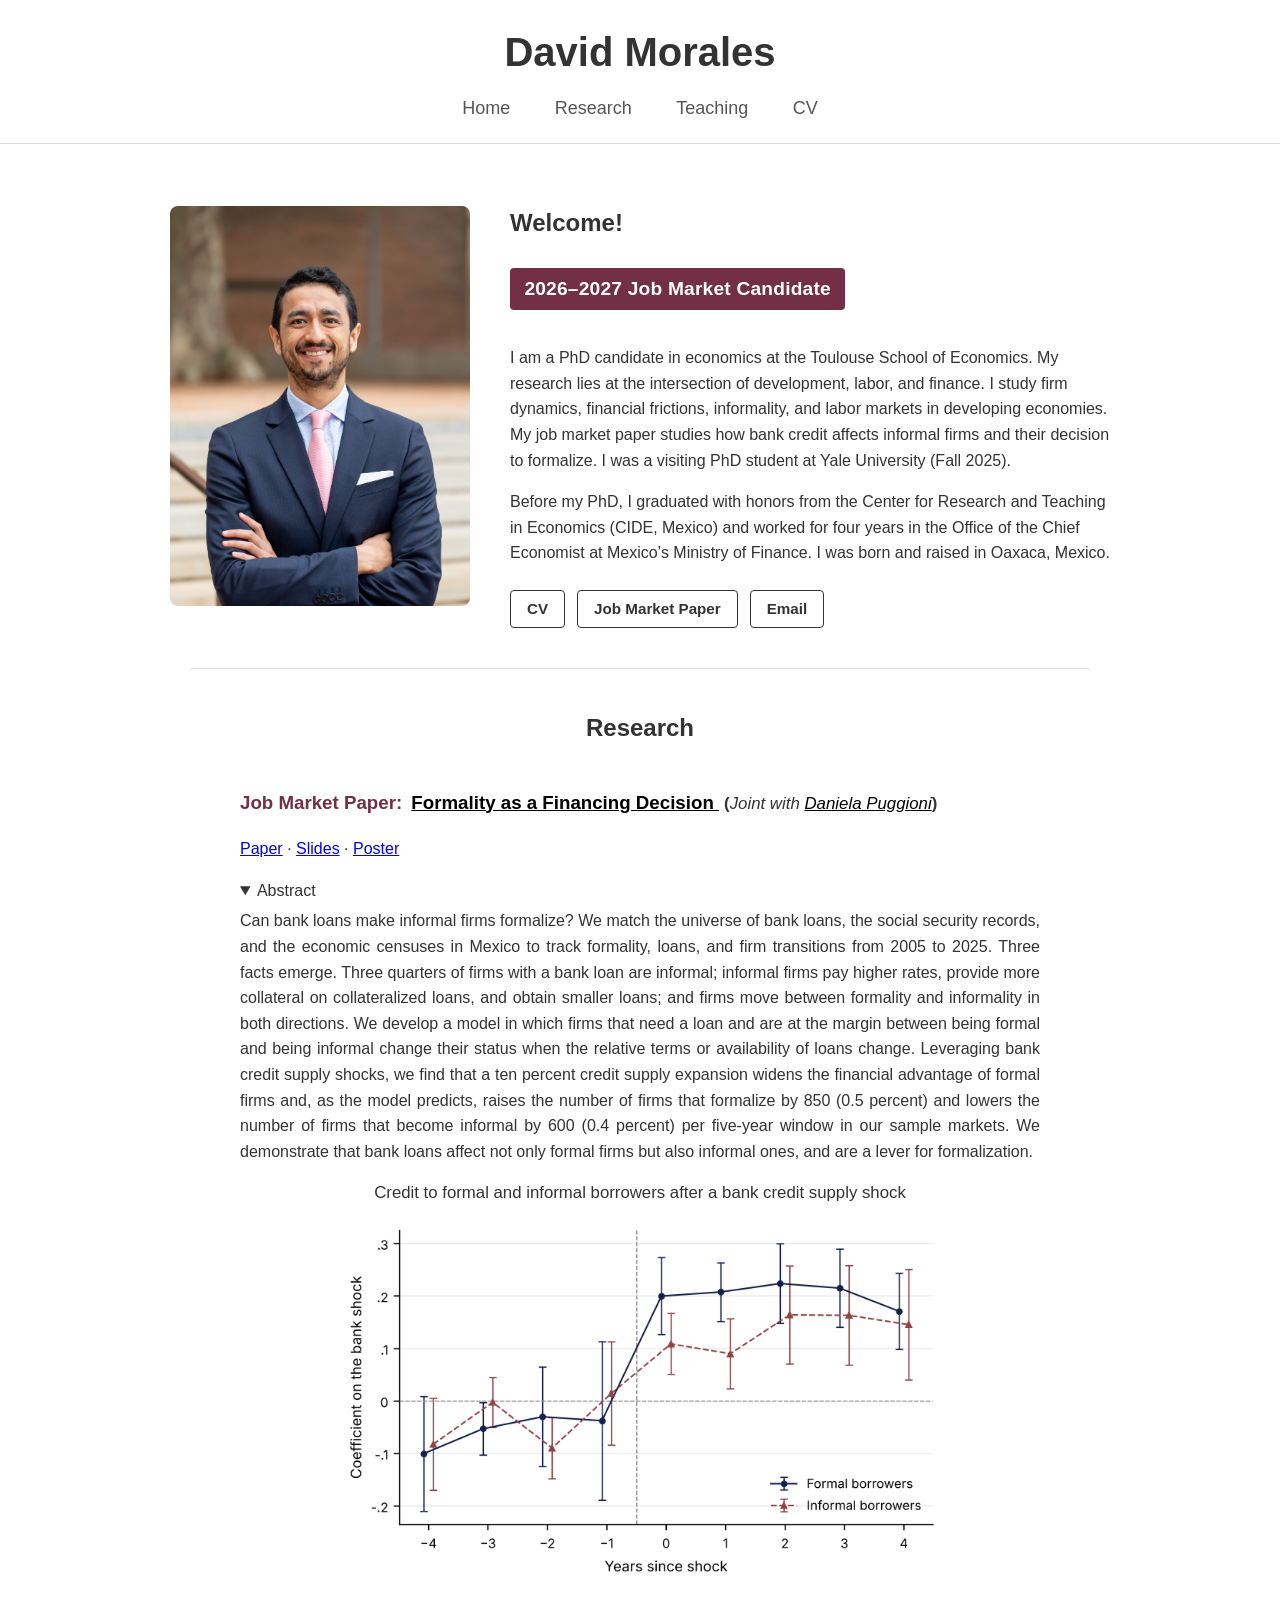
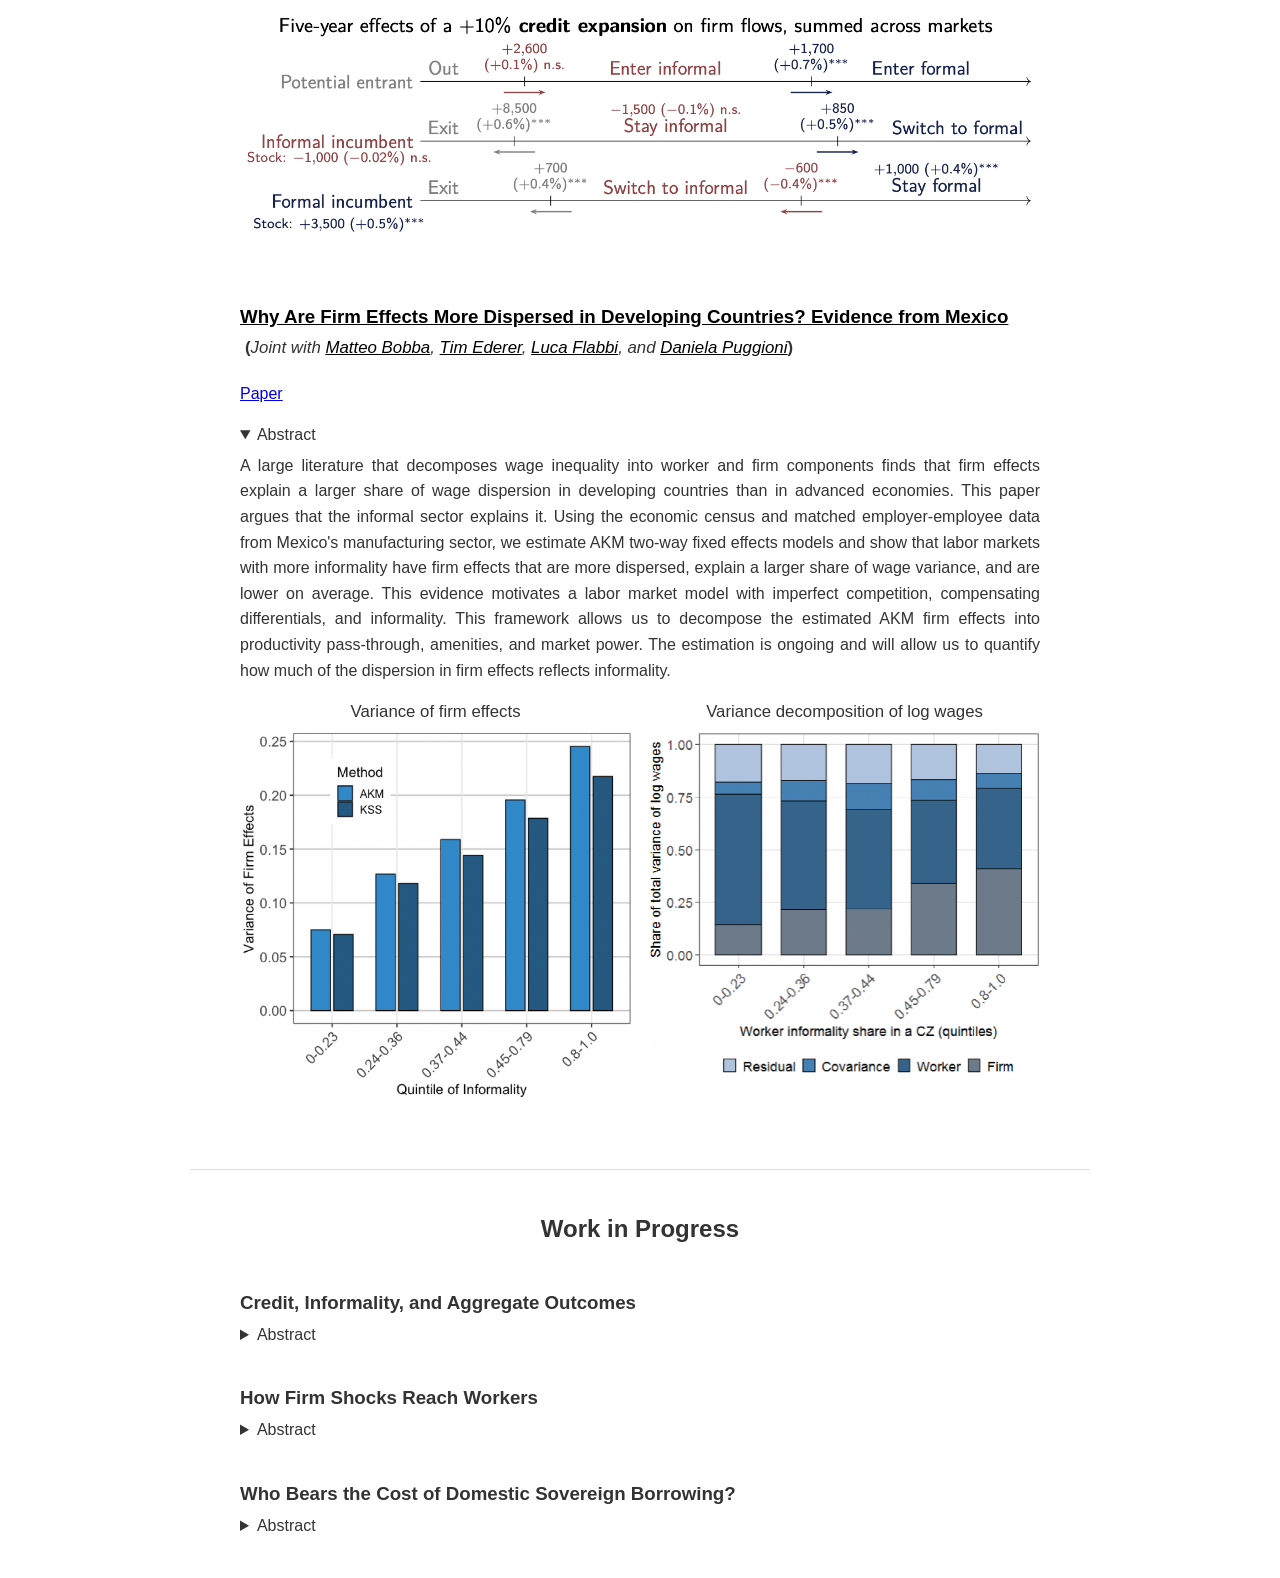
<file: index.html>
<!DOCTYPE html>
<html lang="en">
<script type="application/ld+json">
{
  "@context": "https://schema.org",
  "@type": "Person",
  "name": "David Morales",
  "jobTitle": "PhD Candidate in Economics",
  "affiliation": {
    "@type": "Organization",
    "name": "Toulouse School of Economics",
    "url": "https://www.tse-fr.eu"
  },
  "url": "https://davidsmorales.github.io",
  "image": "https://davidsmorales.github.io/images/david-morales-job-market-2026.jpg",
  "sameAs": [
    "https://www.tse-fr.eu/people/david-morales-ruiz",
    "https://fr.linkedin.com/in/david-morales-dfmr"
  ]
}
</script>
<head>
  <meta charset="UTF-8">
  <meta name="viewport" content="width=device-width, initial-scale=1.0">
  <meta name="description" content="David Morales — PhD candidate in economics at Toulouse School of Economics. Research on firm dynamics, financial frictions, informality, and labor markets in developing economies.">
  <meta name="author" content="David Morales">
  <meta name="keywords" content="David Morales, Toulouse School of Economics, TSE, economics, PhD, firm dynamics, informality, financial frictions, labor markets, Mexico, job market">
  <meta name="google-site-verification" content="SzQrIPJJ5NCn2jt3jFvt6A9iZfOy9nmBdb0YfWmGrb0" />
  
  <!-- Open Graph (for previews when shared on Twitter/LinkedIn) -->
  <meta property="og:title" content="David Morales — Economics, Toulouse School of Economics">
  <meta property="og:description" content="PhD candidate in economics at TSE. Research on firm dynamics, financial frictions, and informality in developing economies.">
  <meta property="og:image" content="https://davidsmorales.github.io/images/david-morales-job-market-2026.jpg">
  <meta property="og:url" content="https://davidsmorales.github.io">
  <meta property="og:type" content="profile">
  <title>David Morales — Economics, Toulouse School of Economics</title>
  <link rel="stylesheet" href="style.css?v=4">
</head>
<script data-goatcounter="https://davidsmorales.goatcounter.com/count"
        async src="//gc.zgo.at/count.js"></script>
<body>
  <header>
    <h1>David Morales</h1>
    <nav>
      <a href="index.html">Home</a>
      <a href="research.html">Research</a>
      <a href="teaching.html">Teaching</a>
      <a href="files/CVDavidMorales.pdf" target="_blank">CV</a>
    </nav>
  </header>

  <section class="intro">
    <img src="images/david-morales-job-market-2026.jpg" alt="David Morales" class="profile-pic">
    <div>
        <h2>Welcome!</h2>
        <p class="job-market-notice">
            2026–2027 Job Market Candidate
        </p>
        <p>
            I am a PhD candidate in economics at the Toulouse School of Economics. My research lies at the intersection of development, labor, and finance. I study firm dynamics, financial frictions, informality, and labor markets in developing economies. My job market paper studies how bank credit affects informal firms and their decision to formalize. I was a visiting PhD student at Yale University (Fall 2025).        </p>
        <p>
            Before my PhD, I graduated with honors from the Center for Research and Teaching in Economics (CIDE, Mexico) and worked for four years in the Office of the Chief Economist at Mexico’s Ministry of Finance. I was born and raised in Oaxaca, Mexico.        </p>
       <div class="hero-actions">
          <a href="files/CVDavidMorales.pdf"
             target="_blank"
             rel="noopener"
             class="hero-button">
              CV
          </a>
      
          <a href="files/Formality_as_a_Financing_Decision.pdf"
             target="_blank"
             rel="noopener"
             class="hero-button">
              Job Market Paper
          </a>
         
          <a href="#"
             id="reveal-email"
             class="hero-button">
              Email
          </a>
      </div>
    </div>
  </section>

  <hr style="border: 0; border-top: 1px solid #ddd; max-width: 900px; margin: 30px auto;">

  <section class="papers">
  <h1 class="research-title">Research</h1>

  <div class="paper paper-main">
    <h3>
      <span class="jmp-label">Job Market Paper:</span>
      <a href="files/Formality_as_a_Financing_Decision.pdf" target="_blank" class="paper-title">
        Formality as a Financing Decision
      </a>
      <span class="coauthors">
        (<em>Joint with <a href="https://danielapuggioni.weebly.com/" target="_blank" class="coauthor">Daniela Puggioni</a></em>)
      </span>
    </h3>
    <p>
      <a href="files/Formality_as_a_Financing_Decision.pdf" target="_blank" rel="noopener">Paper</a> &middot;
      <a href="files/Slides_Formality_as_a_Financing_Decision.pdf" target="_blank" rel="noopener">Slides</a> &middot;
      <a href="files/Poster_JMP.pdf" target="_blank" rel="noopener">Poster</a>
    </p>
    <details class="abstract" open>
      <summary>Abstract</summary>
      <p>
        Can bank loans make informal firms formalize? We match the universe of bank loans, the social security records, and the economic censuses in Mexico to track formality, loans, and firm transitions from 2005 to 2025. Three facts emerge. Three quarters of firms with a bank loan are informal; informal firms pay higher rates, provide more collateral on collateralized loans, and obtain smaller loans; and firms move between formality and informality in both directions. We develop a model in which firms that need a loan and are at the margin between being formal and being informal change their status when the relative terms or availability of loans change. Leveraging bank credit supply shocks, we find that a ten percent credit supply expansion widens the financial advantage of formal firms and, as the model predicts, raises the number of firms that formalize by 850 (0.5 percent) and lowers the number of firms that become informal by 600 (0.4 percent) per five-year window in our sample markets. We demonstrate that bank loans affect not only formal firms but also informal ones, and are a lever for formalization.
      </p>
      <div class="paper-figures">
        <figure class="narrow">
          <figcaption>Credit to formal and informal borrowers after a bank credit supply shock</figcaption>
          <img src="images/credit.png" alt="Event study: effect of the bank credit supply shock on credit to formal and informal borrowers" loading="lazy">
        </figure>
        <img src="images/transitions.png" alt="Five-year effects of a 10 percent credit expansion on firm entry, exit, and formality transitions" loading="lazy">
      </div>
    </details>
  </div>

  <div class="paper paper-main">
    <h3>
      <a href="files/Why_Are_Firm_Effects_More_Dispersed_in_Developing_Countries__Evidence_from_Mexico.pdf" target="_blank" class="paper-title">
        Why Are Firm Effects More Dispersed in Developing Countries? Evidence from Mexico
      </a>
      <span class="coauthors">
        (<em>Joint with <a href="https://matteobobba.github.io/" target="_blank" class="coauthor">Matteo Bobba</a>, <a href="https://sites.google.com/view/tim-ederer" target="_blank" class="coauthor">Tim Ederer</a>, <a href="https://sites.google.com/site/lucaflabbi/" target="_blank" class="coauthor">Luca Flabbi</a>, and <a href="https://danielapuggioni.weebly.com/" target="_blank" class="coauthor">Daniela Puggioni</a></em>)
      </span>
    </h3>
    <p>
      <a href="files/Why_Are_Firm_Effects_More_Dispersed_in_Developing_Countries__Evidence_from_Mexico.pdf" target="_blank" rel="noopener">Paper</a>
    </p>
    <details class="abstract" open>
      <summary>Abstract</summary>
      <p>
        A large literature that decomposes wage inequality into worker and firm components finds that firm effects explain a larger share of wage dispersion in developing countries than in advanced economies. This paper argues that the informal sector explains it. Using the economic census and matched employer-employee data from Mexico's manufacturing sector, we estimate AKM two-way fixed effects models and show that labor markets with more informality have firm effects that are more dispersed, explain a larger share of wage variance, and are lower on average. This evidence motivates a labor market model with imperfect competition, compensating differentials, and informality. This framework allows us to decompose the estimated AKM firm effects into productivity pass-through, amenities, and market power. The estimation is ongoing and will allow us to quantify how much of the dispersion in firm effects reflects informality.
      </p>
      <div class="paper-figures two-col">
        <figure>
          <figcaption>Variance of firm effects</figcaption>
          <img src="images/firm_fe_var.png" alt="Variance of firm effects by quintile of informality, AKM and KSS estimates" loading="lazy">
        </figure>
        <figure>
          <figcaption>Variance decomposition of log wages</figcaption>
          <img src="images/var_decomp.png" alt="Variance decomposition of log wages by worker informality share" loading="lazy">
        </figure>
      </div>
    </details>
  </div>
  </section>

  <hr style="border: 0; border-top: 1px solid #ddd; max-width: 900px; margin: 30px auto;">

  <section class="papers">
  <h1 class="research-title">Work in Progress</h1>

  <div class="paper">
    <h3 class="wip-title">Credit, Informality, and Aggregate Outcomes</h3>
    <details class="abstract">
      <summary>Abstract</summary>
      <p>
        This project extends my job market paper. First, I extend the model to a general equilibrium framework in which firms compete in the labor market. Second, I estimate it as a dynamic discrete choice problem in which firms choose between exit, formality, and informality. The estimation will allow me to evaluate counterfactual policies such as credit guarantees or financial inclusion programs and compare their effects with those of tax policy changes on formality, output, and productivity.
      </p>
    </details>
  </div>

  <div class="paper">
    <h3 class="wip-title">How Firm Shocks Reach Workers</h3>
    <details class="abstract">
      <summary>Abstract</summary>
      <p>
        This work studies the pass-through of firm shocks to wages and employment and its interaction with informality. I rely on the credit shocks as in my job market paper, but at monthly frequency, and I include only loans used for productive purposes such as capital investment, excluding all other types of loans. To analyze the effects of these shocks at the firm level, not at the market level, I match the financial shocks with a pool of more than 2.4 million companies. The estimation measures how much of the credit shock actually translates into a labor productivity shock and traces its effects on firms’ growth, capital investment, and profits. Then I estimate the effects of labor productivity changes, instrumented by the credit supply shocks, on labor and wages. Furthermore, I analyze how the pass-through differs by formality and by regional institutional settings like the minimum wage and taxes.
      </p>
    </details>
  </div>

  <div class="paper">
    <h3 class="wip-title">Who Bears the Cost of Domestic Sovereign Borrowing?</h3>
    <details class="abstract">
      <summary>Abstract</summary>
      <p>
        The share of government debt held by domestic banks has increased in emerging economies in a context of fiscal pressures such as fuel subsidies, pension systems, and state-owned enterprises’ financial back-up. It is well documented that government borrowing can crowd out financing to the private sector. This work measures the degree of crowding-out and assesses its effects across the firm size distribution and the firms’ formality status. Using banks’ holdings of government securities and the universe of bank loans to enterprises, I compare multi-bank firms connected to banks exposed to different levels of government securities. Furthermore, I explore the feedback effects of the crowding-out, where the government borrows from banks, firms face a credit drought and perform poorly, fiscal revenues fall as a consequence, and the government must borrow even more from banks.
      </p>
    </details>
  </div>
  </section>

<script>
  function makeReveal(id, address) {
    const el = document.getElementById(id);
    if (!el) return;
    el.addEventListener("click", function(event) {
      event.preventDefault();
      this.textContent = address;
      this.setAttribute("href", "mailto:" + address);
      this.style.fontWeight = "normal";
      this.style.textDecoration = "none";
    });
  }
  makeReveal("reveal-email", "david.morales@tse-fr.eu");
  makeReveal("reveal-personal-email", "david.morales.dfmr@gmail.com");
</script>


</body>
</html>
</file>
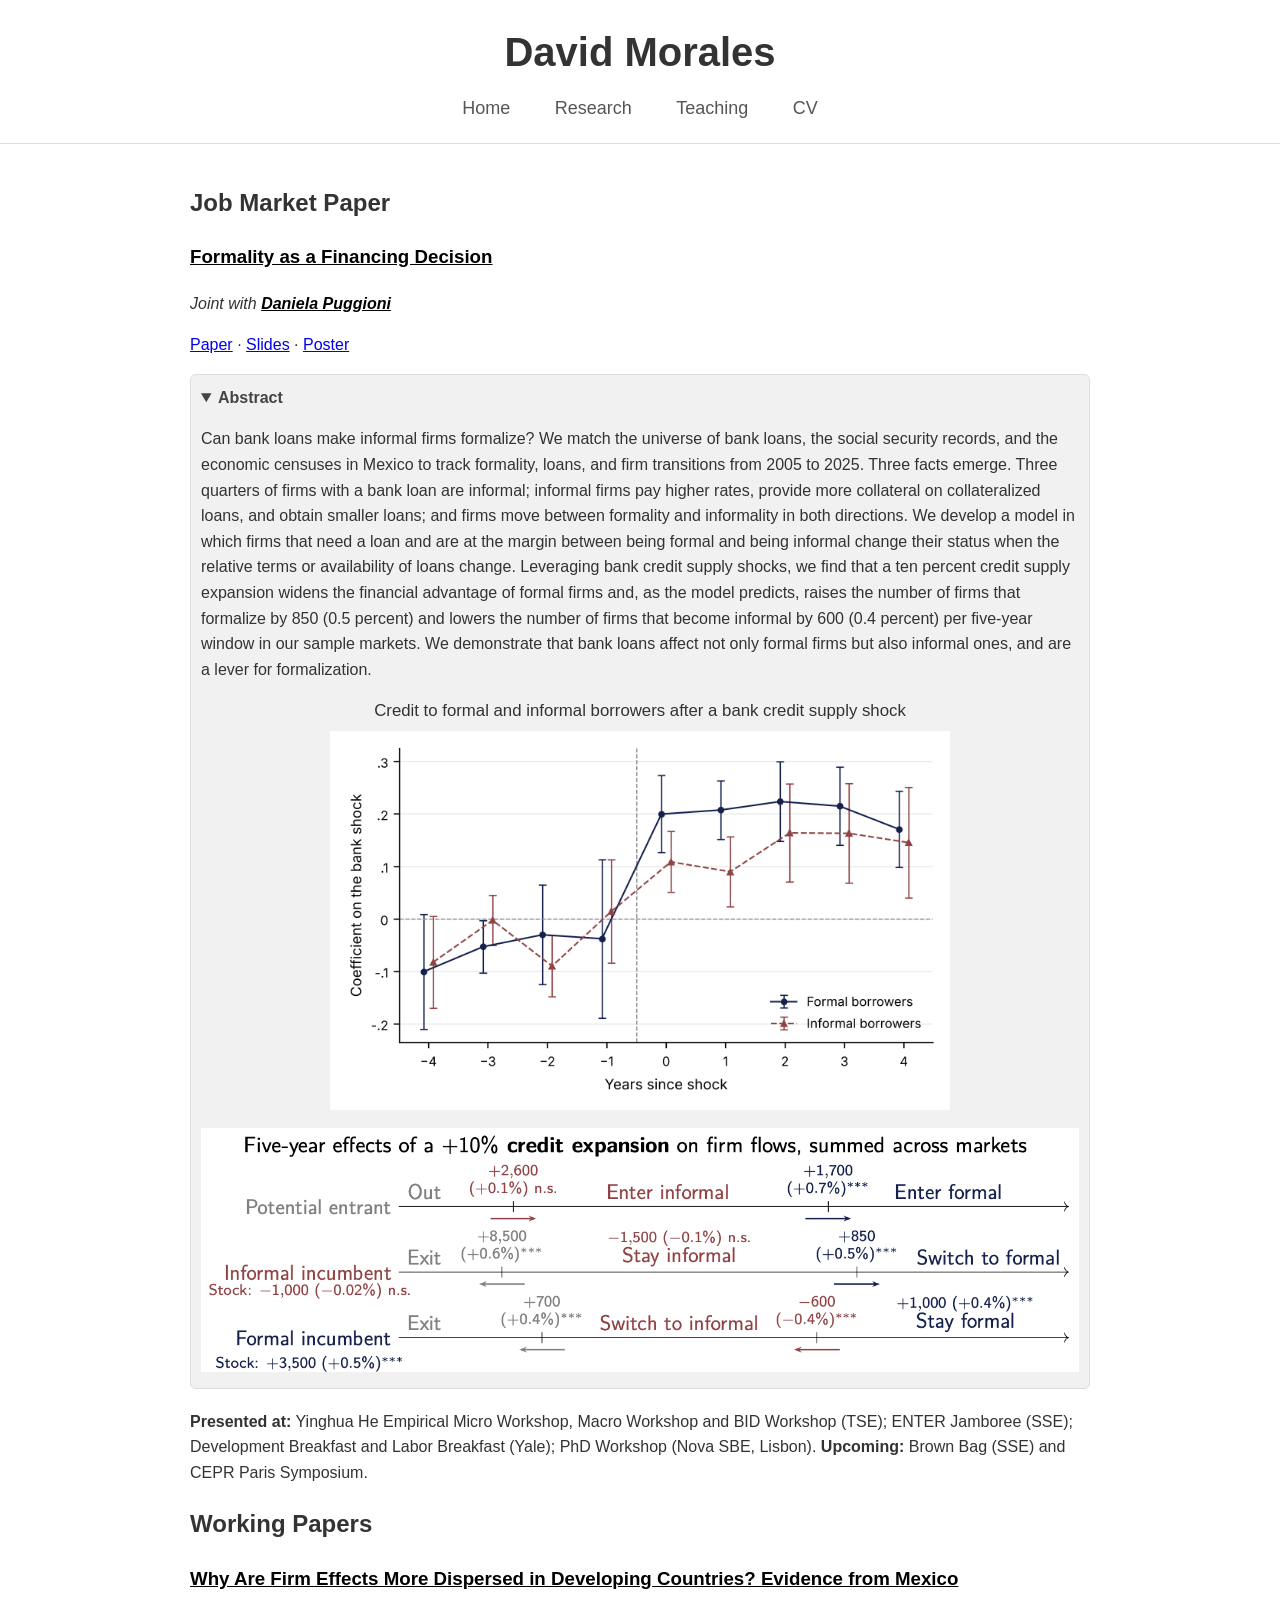
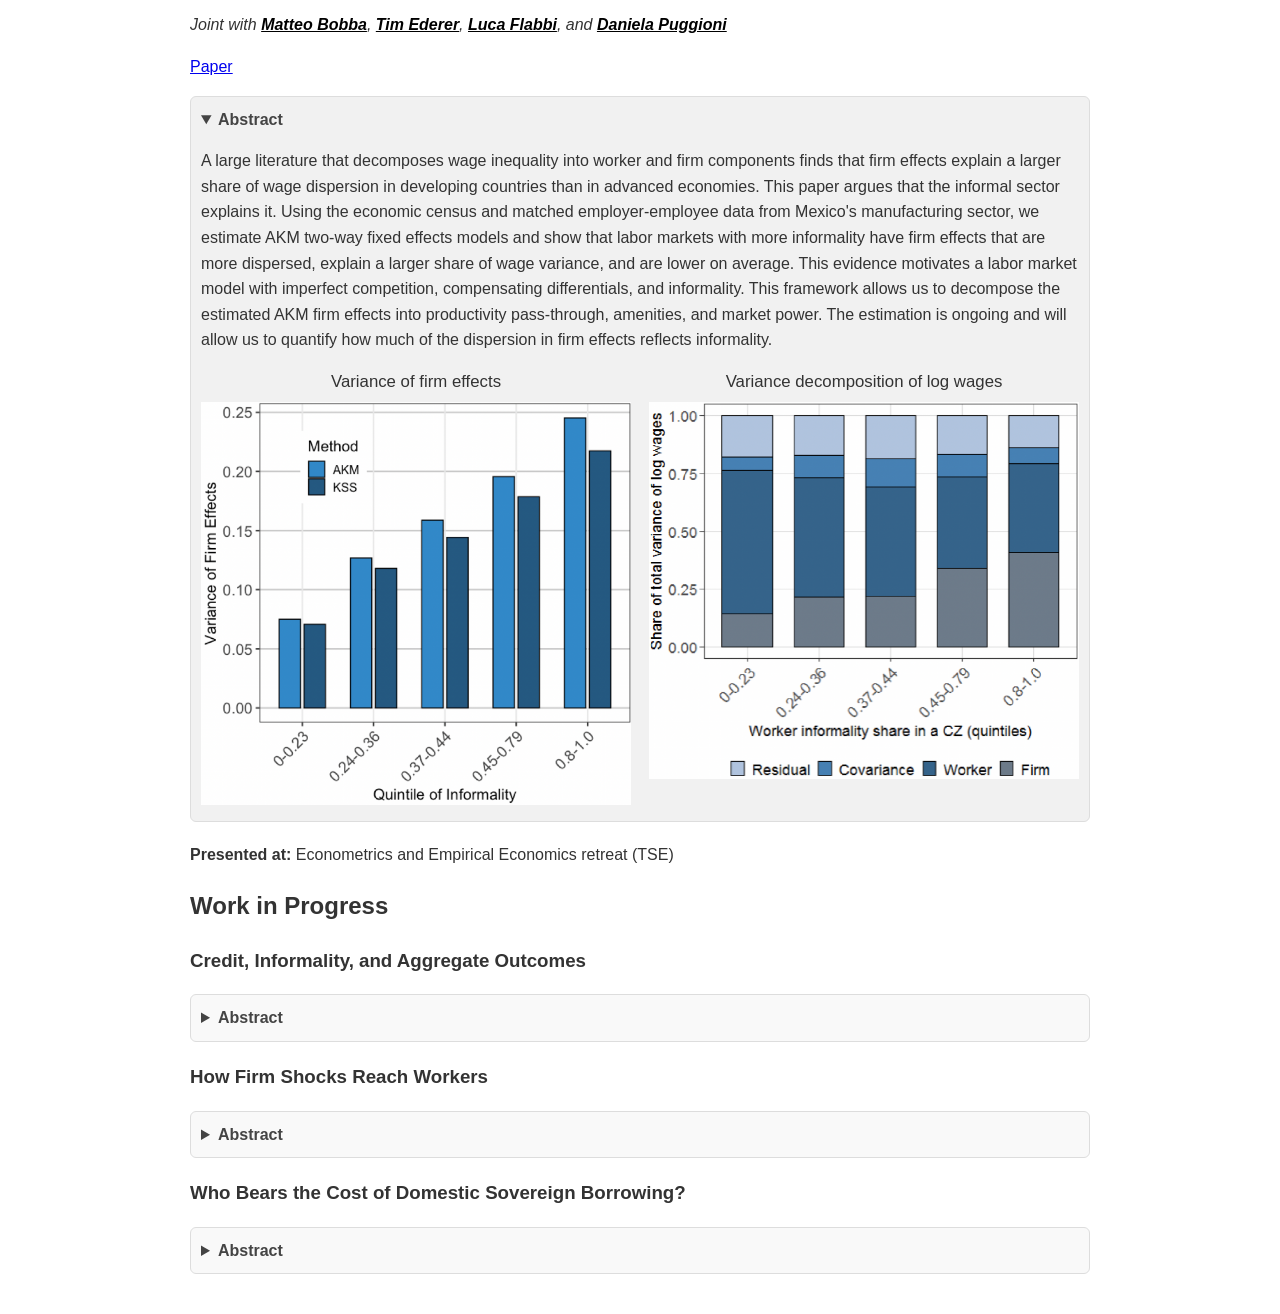
<file: research.html>
<!DOCTYPE html>
<html lang="en">
<head>
  <meta charset="UTF-8">
  <meta name="viewport" content="width=device-width, initial-scale=1.0">
  <title>Research - David Morales</title>
  <link rel="stylesheet" href="style.css?v=4">
  <style>
    .content {
      max-width: 900px;
      margin: 0 auto;
      padding: 20px;
    }
    details {
      margin: 10px 0 20px 0;
      padding: 10px;
      border: 1px solid #ddd;
      border-radius: 6px;
      background: #f9f9f9;
    }
    details summary {
      cursor: pointer;
      font-weight: bold;
      color: #444;
    }
    details[open] {
      background: #f1f1f1;
    }
  </style>
</head>
<script data-goatcounter="https://davidsmorales.goatcounter.com/count"
        async src="//gc.zgo.at/count.js"></script>
<body>
  <header>
    <h1>David Morales</h1>
    <nav>
      <a href="index.html">Home</a>
      <a href="research.html">Research</a>
      <a href="teaching.html">Teaching</a>
      <a href="files/CVDavidMorales.pdf" target="_blank">CV</a>
    </nav>
  </header>

  <section class="content">
    <h2>Job Market Paper</h2>

    <h3><a href="files/Formality_as_a_Financing_Decision.pdf" target="_blank" class="paper-title">
        Formality as a Financing Decision
      </a></h3>
    <p><em>Joint with <a href="https://danielapuggioni.weebly.com/" target="_blank" class="coauthor">Daniela Puggioni</a></em></p>
    <p>
      <a href="files/Formality_as_a_Financing_Decision.pdf" target="_blank" rel="noopener">Paper</a> &middot;
      <a href="files/Slides_Formality_as_a_Financing_Decision.pdf" target="_blank" rel="noopener">Slides</a> &middot;
      <a href="files/Poster_JMP.pdf" target="_blank" rel="noopener">Poster</a>
    </p>    
    <details open>
      <summary>Abstract</summary>
      <p>
        Can bank loans make informal firms formalize? We match the universe of bank loans, the social security records, and the economic censuses in Mexico to track formality, loans, and firm transitions from 2005 to 2025. Three facts emerge. Three quarters of firms with a bank loan are informal; informal firms pay higher rates, provide more collateral on collateralized loans, and obtain smaller loans; and firms move between formality and informality in both directions. We develop a model in which firms that need a loan and are at the margin between being formal and being informal change their status when the relative terms or availability of loans change. Leveraging bank credit supply shocks, we find that a ten percent credit supply expansion widens the financial advantage of formal firms and, as the model predicts, raises the number of firms that formalize by 850 (0.5 percent) and lowers the number of firms that become informal by 600 (0.4 percent) per five-year window in our sample markets. We demonstrate that bank loans affect not only formal firms but also informal ones, and are a lever for formalization.
      </p>
      <div class="paper-figures">
        <figure class="narrow">
          <figcaption>Credit to formal and informal borrowers after a bank credit supply shock</figcaption>
          <img src="images/credit.png" alt="Event study: effect of the bank credit supply shock on credit to formal and informal borrowers" loading="lazy">
        </figure>
        <img src="images/transitions.png" alt="Five-year effects of a 10 percent credit expansion on firm entry, exit, and formality transitions" loading="lazy">
      </div>
    </details>
    <p><b>Presented at:</b> Yinghua He Empirical Micro Workshop, Macro Workshop and BID Workshop (TSE); ENTER Jamboree (SSE); Development Breakfast and Labor Breakfast (Yale); PhD Workshop (Nova SBE, Lisbon). <b>Upcoming:</b> Brown Bag (SSE) and CEPR Paris Symposium.</p>
    <h2>Working Papers</h2>

    <h3><a href="files/Why_Are_Firm_Effects_More_Dispersed_in_Developing_Countries__Evidence_from_Mexico.pdf" target="_blank" class="paper-title">
        Why Are Firm Effects More Dispersed in Developing Countries? Evidence from Mexico
      </a></h3>
    <p><em>Joint with <a href="https://matteobobba.github.io/" target="_blank" class="coauthor">Matteo Bobba</a>, <a href="https://sites.google.com/view/tim-ederer" target="_blank" class="coauthor">Tim Ederer</a>, <a href="https://sites.google.com/site/lucaflabbi/" target="_blank" class="coauthor">Luca Flabbi</a>, and <a href="https://danielapuggioni.weebly.com/" target="_blank" class="coauthor">Daniela Puggioni</a></em></p>
    <p>
      <a href="files/Why_Are_Firm_Effects_More_Dispersed_in_Developing_Countries__Evidence_from_Mexico.pdf" target="_blank" rel="noopener">Paper</a>
    </p>
    <details open>
      <summary>Abstract</summary>
      <p>
        A large literature that decomposes wage inequality into worker and firm components finds that firm effects explain a larger share of wage dispersion in developing countries than in advanced economies. This paper argues that the informal sector explains it. Using the economic census and matched employer-employee data from Mexico's manufacturing sector, we estimate AKM two-way fixed effects models and show that labor markets with more informality have firm effects that are more dispersed, explain a larger share of wage variance, and are lower on average. This evidence motivates a labor market model with imperfect competition, compensating differentials, and informality. This framework allows us to decompose the estimated AKM firm effects into productivity pass-through, amenities, and market power. The estimation is ongoing and will allow us to quantify how much of the dispersion in firm effects reflects informality.
      </p>
      <div class="paper-figures two-col">
        <figure>
          <figcaption>Variance of firm effects</figcaption>
          <img src="images/firm_fe_var.png" alt="Variance of firm effects by quintile of informality, AKM and KSS estimates" loading="lazy">
        </figure>
        <figure>
          <figcaption>Variance decomposition of log wages</figcaption>
          <img src="images/var_decomp.png" alt="Variance decomposition of log wages by worker informality share" loading="lazy">
        </figure>
      </div>
    </details>
    <p><b>Presented at:</b> Econometrics and Empirical Economics retreat (TSE) </p>

    <h2>Work in Progress</h2>

    <h3>Credit, Informality, and Aggregate Outcomes</h3>
    <details>
      <summary>Abstract</summary>
      <p>
        This project extends my job market paper. First, I extend the model to a general equilibrium framework in which firms compete in the labor market. Second, I estimate it as a dynamic discrete choice problem in which firms choose between exit, formality, and informality. The estimation will allow me to evaluate counterfactual policies such as credit guarantees or financial inclusion programs and compare their effects with those of tax policy changes on formality, output, and productivity.
      </p>
    </details>

    <h3>How Firm Shocks Reach Workers</h3>
    <details>
      <summary>Abstract</summary>
      <p>
        This work studies the pass-through of firm shocks to wages and employment and its interaction with informality. I rely on the credit shocks as in my job market paper, but at monthly frequency, and I include only loans used for productive purposes such as capital investment, excluding all other types of loans. To analyze the effects of these shocks at the firm level, not at the market level, I match the financial shocks with a pool of more than 2.4 million companies. The estimation measures how much of the credit shock actually translates into a labor productivity shock and traces its effects on firms’ growth, capital investment, and profits. Then I estimate the effects of labor productivity changes, instrumented by the credit supply shocks, on labor and wages. Furthermore, I analyze how the pass-through differs by formality and by regional institutional settings like the minimum wage and taxes.
      </p>
    </details>

    <h3>Who Bears the Cost of Domestic Sovereign Borrowing?</h3>
    <details>
      <summary>Abstract</summary>
      <p>
        The share of government debt held by domestic banks has increased in emerging economies in a context of fiscal pressures such as fuel subsidies, pension systems, and state-owned enterprises’ financial back-up. It is well documented that government borrowing can crowd out financing to the private sector. This work measures the degree of crowding-out and assesses its effects across the firm size distribution and the firms’ formality status. Using banks’ holdings of government securities and the universe of bank loans to enterprises, I compare multi-bank firms connected to banks exposed to different levels of government securities. Furthermore, I explore the feedback effects of the crowding-out, where the government borrows from banks, firms face a credit drought and perform poorly, fiscal revenues fall as a consequence, and the government must borrow even more from banks.
      </p>
    </details>

  </section>
</body>
</html>
</file>
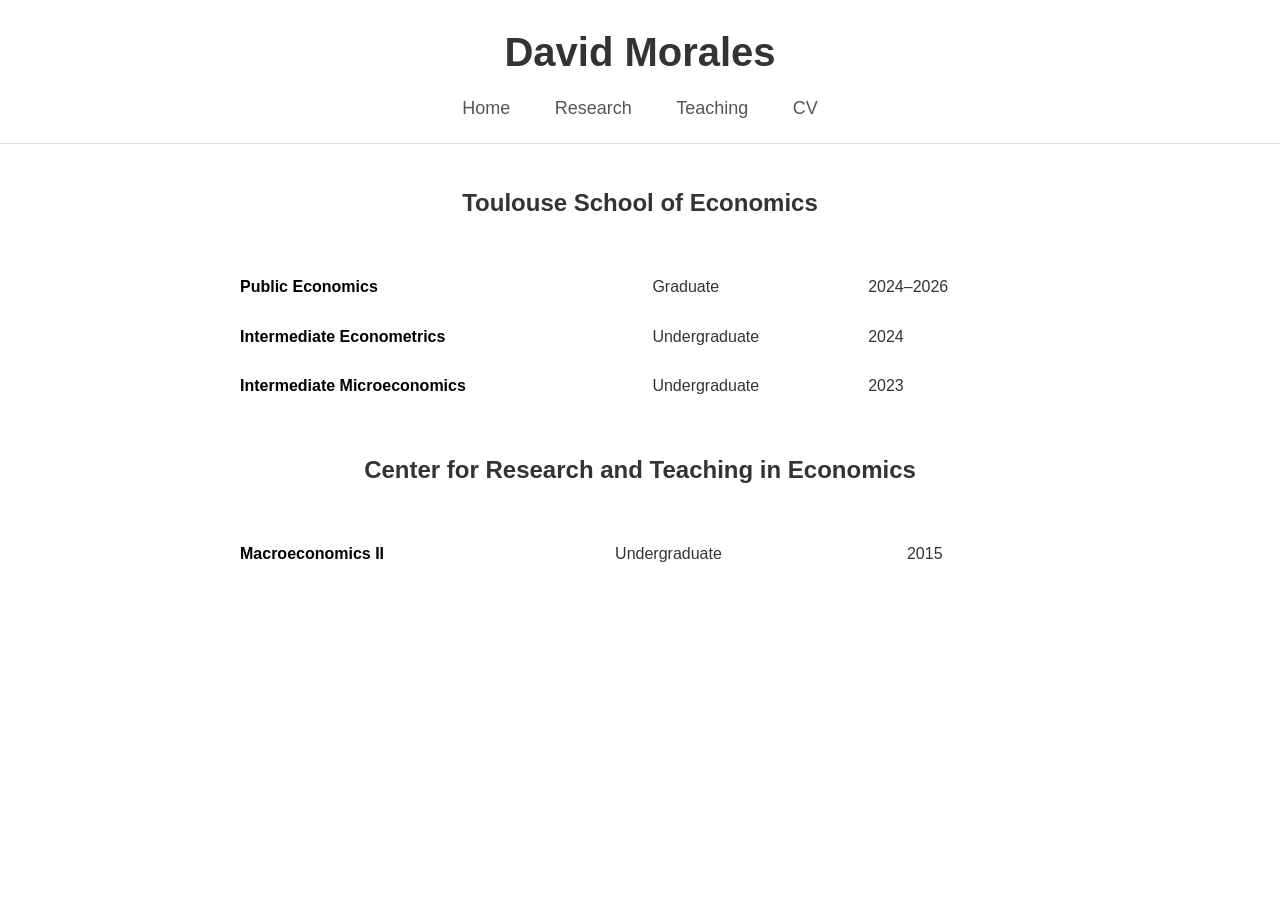
<file: teaching.html>
<!DOCTYPE html>
<html lang="en">
<head>
  <meta charset="UTF-8">
  <meta name="viewport" content="width=device-width, initial-scale=1.0">
  <title>David Morales — Teaching</title>
  <link rel="stylesheet" href="style.css">
</head>
<script data-goatcounter="https://davidsmorales.goatcounter.com/count"
        async src="//gc.zgo.at/count.js"></script>
<body>
  <header>
    <h1>David Morales</h1>
    <nav>
      <a href="index.html">Home</a>
      <a href="research.html">Research</a>
      <a href="teaching.html">Teaching</a>
      <a href="files/CVDavidMorales.pdf" target="_blank">CV</a>
    </nav>
  </header>

  <section class="teaching">
    <h1 class="research-title">Toulouse School of Economics</h1>

    <table class="teaching-table">
      <tr>
        <td class="course">Public Economics</td>
        <td class="level">Graduate</td>
        <td class="years">2024–2026</td>
      </tr>
      <tr>
        <td class="course">Intermediate Econometrics</td>
        <td class="level">Undergraduate</td>
        <td class="years">2024</td>
      </tr>
      <tr>
        <td class="course">Intermediate Microeconomics</td>
        <td class="level">Undergraduate</td>
        <td class="years">2023</td>
      </tr>
    </table>

    <h1 class="research-title">Center for Research and Teaching in Economics</h1>
    
    <table class="teaching-table">  
      <tr>
        <td class="course">Macroeconomics II</td>
        <td class="level">Undergraduate</td>
        <td class="years">2015</td>
      </tr>
    </table>
  </section>
</body>
</html>
</file>
<file: style.css>
body {
  font-family: Arial, sans-serif;
  margin: 0;
  padding: 0;
  line-height: 1.6;
  color: #333;
}

header {
  text-align: center;
  padding: 20px 0;
  border-bottom: 1px solid #ddd;
}

header h1 {
  margin: 0;
  font-size: 2.5em;
}

nav {
  margin-top: 10px;
}

nav a {
  margin: 0 20px;
  text-decoration: none;
  font-size: 18px;
  color: #555;
}

nav a:hover {
  color: #000;
}

.intro {
  display: flex;
  justify-content: center;
  align-items: center;
  margin: 40px;
}

.intro img {
  max-width: 350px;
  border-radius: 8px;
  margin-right: 40px;
}

.intro div {
  max-width: 600px;
}

.papers {
  max-width: 800px;
  margin: 0 auto 40px;
  padding: 0 20px;
}

.papers h2 {
  margin-top: 40px;
  border-bottom: 1px solid #ddd;
  padding-bottom: 10px;
}

h1.research-title {
  text-align: center;
  font-size: 1.5em;
  font-weight: bold;
  margin-top: 40px;
  margin-bottom: 40px;
}

.contact-info {
  background: none;
  padding: 0;
  margin: 20px 0;
  font-size: 1rem;
  color: #333;
}

.contact-info a {
  font-weight: bold !important;       
  text-decoration: underline !important; 
  color: inherit !important;          
  cursor: pointer;
}

h3 small {
  font-weight: normal;
  font-size: 0.9em; /* slightly smaller */
}

.paper-title {
  font-weight: bold;
  text-decoration: underline !important;
  color: black !important; /* force black */
}

.coauthors {
  font-size: 0.9em;
  margin-left: 5px;
}

.coauthors em {
  font-style: italic;
  font-weight: normal;
}

.coauthor {
  font-weight: bold;
  text-decoration: underline !important;
  color: black !important; /* force black */
}

.coauthors a {
  color: black;
  font-weight: normal;
  text-decoration: none;
}

.coauthors a:hover {
  text-decoration: underline;
}

.intro a:not(#reveal-email):not(#reveal-personal-email):not(.hero-button) {
  color: black !important;
  font-weight: normal !important;
  text-decoration: underline !important;
}

.intro a:not(#reveal-email):not(#reveal-personal-email):not(.hero-button):hover {
    text-decoration: underline !important;
}

.abstract {
  margin-top: 2px; /* reduce space above Abstract button */
}

.abstract p {
  text-align: justify;
  margin-top: 5px; /* keeps small gap between Abstract button and text */
}

.teaching {
  max-width: 800px;
  margin: 0 auto 40px;
  padding: 0 20px;
}

.teaching h2 {
  margin-top: 40px;
  border-bottom: 1px solid #ddd;
  padding-bottom: 10px;
}

.teaching-table {
  width: 100%;
  border-collapse: collapse;
  margin-top: 20px;
}

.teaching-table td {
  padding: 12px 24px 12px 0;
  vertical-align: top;
}

.teaching-table .course {
  font-weight: bold;
  color: #000;
}

.teaching-table .level,
.teaching-table .years {
  color: #333;
}

@media (max-width: 768px) {
  /* tighter header */
  header h1 {
    font-size: 1.8em;
  }

  nav a {
    margin: 0 10px;
    font-size: 16px;
    display: inline-block;
    margin-bottom: 6px;
  }

  /* stack the photo + text vertically */
  .intro {
    flex-direction: column;
    text-align: center;
    margin: 20px;
  }

  .intro img {
    max-width: 220px;
    margin: 0 0 20px 0;
  }

  .intro div {
    max-width: 100%;
  }

  .contact-info {
    text-align: left;
  }

  /* tighter Research / Teaching */
  .papers,
  .teaching {
    padding: 0 15px;
  }

  h1.research-title {
    font-size: 1.3em;
    margin-top: 25px;
    margin-bottom: 25px;
  }

  .papers h2,
  .teaching h2 {
    font-size: 1.2em;
    margin-top: 25px;
  }

  .paper-title {
    font-size: 1em;
  }

  /* keep tables from overflowing */
  .teaching-table td {
    padding: 8px 10px 8px 0;
    font-size: 0.95em;
  }

  /* prevent long coauthor strings from breaking layout */
  .coauthors {
    display: block;
    margin-left: 0;
    margin-top: 4px;
  }
}

.job-market-notice {
    display: inline-block;
    padding: 0.55rem 0.9rem;
    margin: 0.4rem 0 1.2rem;

    color: #ffffff;
    background-color: #722f45;

    font-size: 1.2em;
    font-weight: 800;
    line-height: 1.25;
    letter-spacing: 0.01em;

    border-radius: 4px;
}

.hero-actions {
    display: flex;
    flex-wrap: wrap;
    gap: 12px;
    margin-top: 24px;
}

.intro .hero-actions a.hero-button {
    display: inline-block;
    padding: 9px 16px;

    color: inherit !important;
    background: transparent;
    border: 1px solid currentColor;
    border-radius: 4px;

    font-size: 0.95rem;
    font-weight: 600 !important;
    line-height: 1.2;
    text-decoration: none !important;
}

.intro .hero-actions a.hero-button:hover {
    color: inherit !important;
    background: #eeeeee;
}

.intro .hero-actions a.hero-button:focus-visible {
    outline: 2px solid currentColor;
    outline-offset: 3px;
}

@media (max-width: 768px) {
    .hero-actions {
        justify-content: center;
    }
}

.intro .profile-pic {
    width: 300px;
    height: 400px;
    max-width: none;

    object-fit: cover;
    object-position: center 45%;

    flex-shrink: 0;
    margin-right: 40px;
    border-radius: 8px;
}

@media (max-width: 768px) {
    .intro .profile-pic {
        width: 220px;
        height: 290px;
        margin: 0 0 20px;
        object-position: center 45%;
    }
}

/* ---------- Research section additions ---------- */
.jmp-label {
  color: #722f45;
  font-weight: 800;
  margin-right: 4px;
}

.paper {
  margin-bottom: 36px;
}

.paper-figures {
  display: flex;
  flex-direction: column;
  gap: 18px;
  margin: 14px 0 6px;
}

.paper-figures img {
  width: 100%;
  height: auto;
  display: block;
}

.paper-figures figure {
  margin: 0;
}

.paper-figures figure.narrow {
  max-width: 620px;
  margin: 0 auto;
  width: 100%;
}

.paper-figures figcaption {
  text-align: center;
  font-size: 1.05em;
  margin-bottom: 6px;
}

.paper-figures.two-col {
  flex-direction: row;
  align-items: flex-start;
}

.paper-figures.two-col figure {
  width: calc(50% - 9px);
}

.wip-title {
  margin-bottom: 4px;
}

.wip-description {
  margin-top: 0;
  text-align: justify;
}

@media (max-width: 768px) {
  .paper-figures.two-col {
    flex-direction: column;
  }
  .paper-figures.two-col figure {
    width: 100%;
  }
}

.paper-main {
  margin-bottom: 70px;
}
</file>
